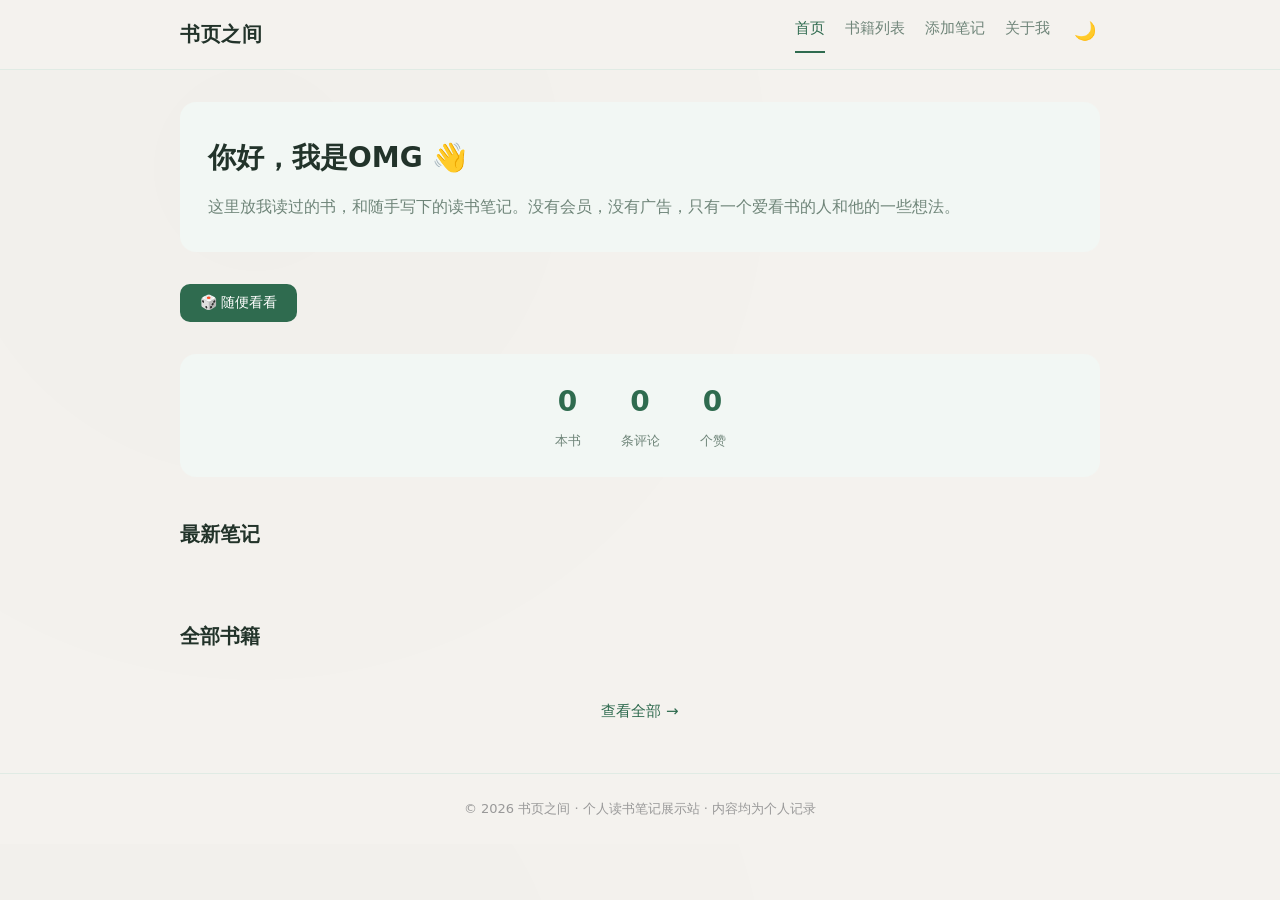
<file: index.html>
<!DOCTYPE html>
<html lang="zh-CN">
<head>
  <meta charset="UTF-8">
  <meta name="viewport" content="width=device-width, initial-scale=1">
  <title>我的读书笔记 · 书页之间</title>
  <link rel="stylesheet" href="css/style.css">
  <meta name="msvalidate.01" content="4C4B77177AE85571FD761D708CBFB498" />
</head>
<body>

  <header class="site-header">
    <div class="header-inner">
      <a class="logo" href="index.html">书页之间</a>
      <nav class="nav">
        <a href="index.html" class="active">首页</a>
        <a href="books.html">书籍列表</a>
        <a href="add.html">添加笔记</a>
        <a href="about.html">关于我</a>
      </nav>
    </div>
  </header>

  <main>
    <div class="container page">

      <section class="hero">
        <h1>你好，我是OMG 👋</h1>
        <p>这里放我读过的书，和随手写下的读书笔记。没有会员，没有广告，只有一个爱看书的人和他的一些想法。</p>
      </section>

      <p style="margin-top:-20px;margin-bottom:32px;">
        <button id="random-btn" class="random-btn">🎲 随便看看</button>
      </p>

      <section class="stats">
       <div class="stat-item">
        <span class="stat-num" id="stat-books">0</span>
        <span class="stat-label">本书</span>
       </div>
       <div class="stat-item">
        <span class="stat-num" id="stat-comments">0</span>
        <span class="stat-label">条评论</span>
       </div>
       <div class="stat-item">
        <span class="stat-num" id="stat-likes">0</span>
        <span class="stat-label">个赞</span>
       </div>
      </section>

      <section>
        <h2 class="section-title">最新笔记</h2>
        <div class="book-grid" id="latest-list"></div>
      </section>

      <section style="margin-top:48px;">
        <h2 class="section-title">全部书籍</h2>
        <div class="book-grid" id="home-all-list"></div>
        <p style="text-align:center;margin-top:24px;">
          <a href="books.html" style="color:var(--primary);font-size:15px;">查看全部 →</a>
        </p>
      </section>
    </div>
  </main>

  <footer class="site-footer">
    <p>© 2026 书页之间 · 个人读书笔记展示站 · 内容均为个人记录</p>
  </footer>

  <script src="js/data.js"></script>
  <script src="js/main.js"></script>
</body>
</html>
</file>
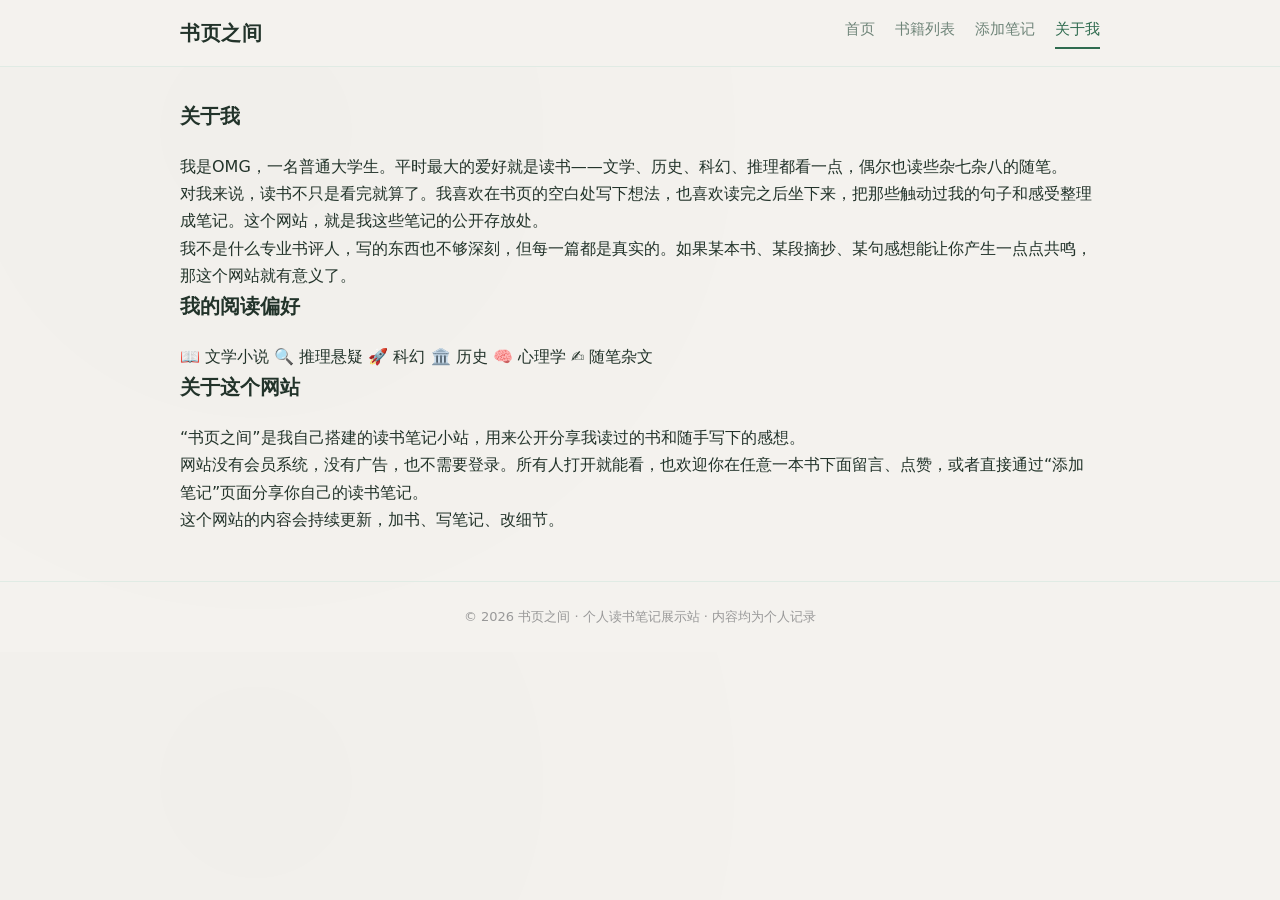
<file: about.html>
<!DOCTYPE html>
<html lang="zh-CN">
<head>
  <meta charset="UTF-8">
  <meta name="viewport" content="width=device-width, initial-scale=1">
  <title>关于我 · 书页之间</title>
  <link rel="stylesheet" href="css/style.css">
</head>
<body>

  <header class="site-header">
    <div class="header-inner">
      <a class="logo" href="index.html">书页之间</a>
      <nav class="nav">
        <a href="index.html">首页</a>
        <a href="books.html">书籍列表</a>
        <a href="add.html">添加笔记</a>
        <a href="about.html" class="active">关于我</a>
      </nav>
    </div>
  </header>

  <main>
    <div class="container page">

      <!-- 个人介绍 -->
      <section class="about-section">
        <h2 class="section-title">关于我</h2>
        <p>我是OMG，一名普通大学生。平时最大的爱好就是读书——文学、历史、科幻、推理都看一点，偶尔也读些杂七杂八的随笔。</p>
        <p>对我来说，读书不只是看完就算了。我喜欢在书页的空白处写下想法，也喜欢读完之后坐下来，把那些触动过我的句子和感受整理成笔记。这个网站，就是我这些笔记的公开存放处。</p>
        <p>我不是什么专业书评人，写的东西也不够深刻，但每一篇都是真实的。如果某本书、某段摘抄、某句感想能让你产生一点点共鸣，那这个网站就有意义了。</p>
      </section>

      <!-- 阅读偏好 -->
      <section class="about-section">
        <h2 class="section-title">我的阅读偏好</h2>
        <div class="tag-grid">
          <span class="tag-item">📖 文学小说</span>
          <span class="tag-item">🔍 推理悬疑</span>
          <span class="tag-item">🚀 科幻</span>
          <span class="tag-item">🏛️ 历史</span>
          <span class="tag-item">🧠 心理学</span>
          <span class="tag-item">✍️ 随笔杂文</span>
        </div>
      </section>

      <!-- 这个网站 -->
      <section class="about-section">
        <h2 class="section-title">关于这个网站</h2>
        <p>“书页之间”是我自己搭建的读书笔记小站，用来公开分享我读过的书和随手写下的感想。</p>
        <p>网站没有会员系统，没有广告，也不需要登录。所有人打开就能看，也欢迎你在任意一本书下面留言、点赞，或者直接通过“添加笔记”页面分享你自己的读书笔记。</p>
        <p>这个网站的内容会持续更新，加书、写笔记、改细节。</p>
      </section>

    </div>
  </main>

  <footer class="site-footer">
    <p>© 2026 书页之间 · 个人读书笔记展示站 · 内容均为个人记录</p>
  </footer>

  <script src="js/data.js"></script>
  <script>
    // 读取统计数据
    document.addEventListener('DOMContentLoaded', async () => {
      try {
        const [b, c, l] = await Promise.all([
          fetch(`${SUPABASE_URL}/rest/v1/books?select=id`, { headers: HEADERS }).then(r => r.json()),
          fetch(`${SUPABASE_URL}/rest/v1/comments?select=id`, { headers: HEADERS }).then(r => r.json()),
          fetch(`${SUPABASE_URL}/rest/v1/likes?select=id`, { headers: HEADERS }).then(r => r.json())
        ]);
        document.getElementById('about-books').textContent = b.length;
        document.getElementById('about-comments').textContent = c.length;
        document.getElementById('about-likes').textContent = l.length;
      } catch (err) {
        console.error('统计数据加载失败', err);
      }
    });
  </script>
</body>
</html>
</file>
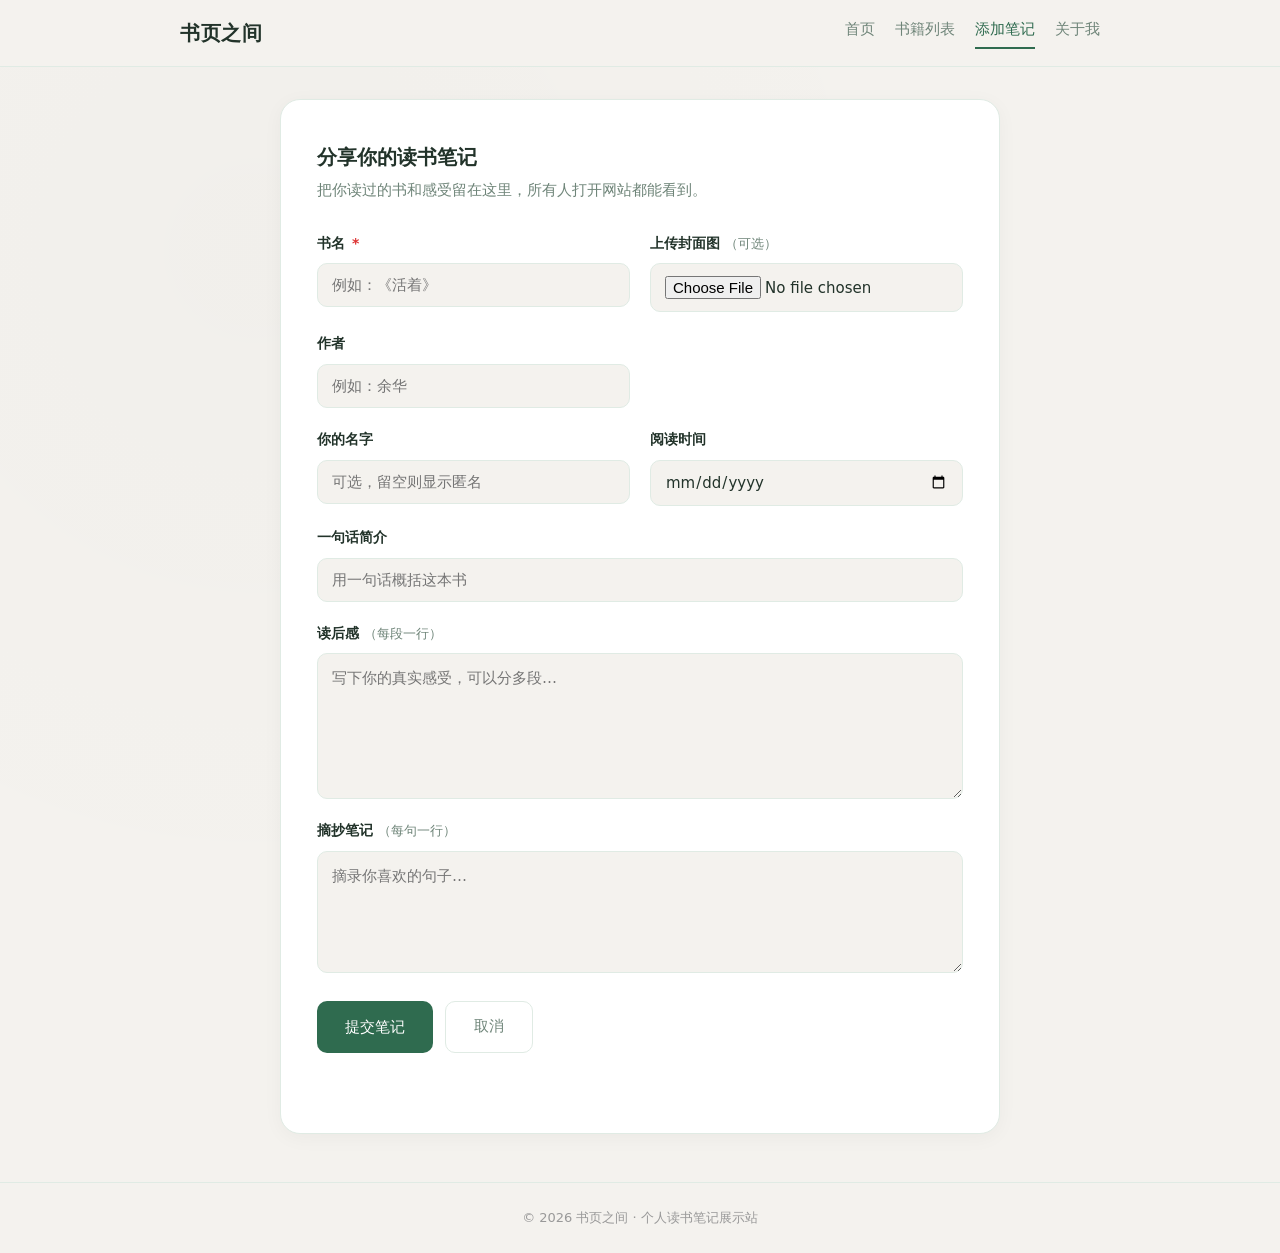
<file: add.html>
<!DOCTYPE html>
<html lang="zh-CN">
<head>
  <meta charset="UTF-8">
  <meta name="viewport" content="width=device-width, initial-scale=1">
  <title>添加笔记 · 书页之间</title>
  <link rel="stylesheet" href="css/style.css">
</head>
<body>
  <header class="site-header">
    <div class="header-inner">
      <a class="logo" href="index.html">书页之间</a>
      <nav class="nav">
        <a href="index.html">首页</a>
        <a href="books.html">书籍列表</a>
        <a href="add.html" class="active">添加笔记</a>
        <a href="about.html">关于我</a>
      </nav>
    </div>
  </header>

  <main>
    <div class="container page">
      <div class="form-card">
        <h1 class="section-title">分享你的读书笔记</h1>
        <p class="form-desc">把你读过的书和感受留在这里，所有人打开网站都能看到。</p>

        <form id="add-form" class="add-form">
          <div class="form-row">
            <div class="form-group">
              <label for="f-title">书名 <span class="required">*</span></label>
              <input type="text" id="f-title" placeholder="例如：《活着》" required>
            </div>

            <div class="form-group">
              <label for="f-cover">上传封面图 <span class="hint">（可选）</span></label>
              <input type="file" id="f-cover" accept="image/*">
            </div>

            <div class="form-group">
              <label for="f-author">作者</label>
              <input type="text" id="f-author" placeholder="例如：余华">
            </div>
          </div>

          <div class="form-row">
            <div class="form-group">
              <label for="f-submitter">你的名字</label>
              <input type="text" id="f-submitter" placeholder="可选，留空则显示匿名">
            </div>
            <div class="form-group">
              <label for="f-date">阅读时间</label>
              <input type="date" id="f-date">
            </div>
          </div>

          <div class="form-group">
            <label for="f-intro">一句话简介</label>
            <input type="text" id="f-intro" placeholder="用一句话概括这本书">
          </div>

          <div class="form-group">
            <label for="f-notes">读后感 <span class="hint">（每段一行）</span></label>
            <textarea id="f-notes" rows="5" placeholder="写下你的真实感受，可以分多段…"></textarea>
          </div>

          <div class="form-group">
            <label for="f-quotes">摘抄笔记 <span class="hint">（每句一行）</span></label>
            <textarea id="f-quotes" rows="4" placeholder="摘录你喜欢的句子…"></textarea>
          </div>

          <div class="form-actions">
            <button type="submit" class="btn-primary">提交笔记</button>
            <a href="books.html" class="btn-secondary">取消</a>
          </div>
        </form>

        <p id="msg" class="form-msg"></p>
      </div>
    </div>
  </main>

  <footer class="site-footer">
    <p>© 2026 书页之间 · 个人读书笔记展示站</p>
  </footer>

  <script src="js/data.js"></script>
  <script>
    document.getElementById('add-form').addEventListener('submit', async e => {
      e.preventDefault();
      const btn = e.target.querySelector('button[type="submit"]');
      btn.disabled = true;
      btn.textContent = '提交中…';
      
            // 上传封面图
      let coverUrl = null;
      const coverFile = document.getElementById('f-cover').files[0];
      if (coverFile) {
        const fileName = Date.now() + '_' + coverFile.name.replace(/[^\w.-]/g, '_');
        const uploadRes = await fetch(`${SUPABASE_URL}/storage/v1/object/covers/${fileName}`, {
          method: 'POST',
          headers: {
            'apikey': SUPABASE_KEY,
            'Authorization': `Bearer ${SUPABASE_KEY}`,
            'Content-Type': coverFile.type
          },
          body: coverFile
        });
        if (!uploadRes.ok) {
          alert('封面上传失败，请稍后再试。');
          btn.disabled = false;
          btn.textContent = '提交笔记';
          return;
        }
        coverUrl = `${SUPABASE_URL}/storage/v1/object/public/covers/${fileName}`;
      }

      const body = {
        title: document.getElementById('f-title').value,
        author: document.getElementById('f-author').value,
        read_date: document.getElementById('f-date').value || null,
        intro: document.getElementById('f-intro').value,
        notes: document.getElementById('f-notes').value.split('\n').filter(Boolean),
        quotes: document.getElementById('f-quotes').value.split('\n').filter(Boolean),
        cover_color: '#f3e5d8',
        cover_text: document.getElementById('f-title').value.replace(/[《》]/g, '').slice(0, 3),
        submitter: document.getElementById('f-submitter').value || '匿名',
        cover_image: coverUrl
      };

      try {
        const res = await fetch(`${SUPABASE_URL}/rest/v1/books`, {
          method: 'POST',
          headers: {
            'apikey': SUPABASE_KEY,
            'Authorization': `Bearer ${SUPABASE_KEY}`,
            'Content-Type': 'application/json',
            'Prefer': 'return=minimal'
          },
          body: JSON.stringify(body)
        });

        if (res.ok) {
          document.getElementById('msg').textContent = '提交成功！即将跳转…';
          document.getElementById('msg').className = 'form-msg success';
          setTimeout(() => location.href = 'books.html', 1200);
        } else {
          const err = await res.text();
          console.error('提交失败原因：', err);
          document.getElementById('msg').textContent = '提交失败，请按 F12 看控制台报错。';
          document.getElementById('msg').className = 'form-msg error';
          btn.disabled = false;
          btn.textContent = '提交笔记';
        }
      } catch (err) {
        console.error(err);
        document.getElementById('msg').textContent = '网络错误，请稍后再试。';
        document.getElementById('msg').className = 'form-msg error';
        btn.disabled = false;
        btn.textContent = '提交笔记';
      }
    });
  </script>
</body>
</html>
</file>
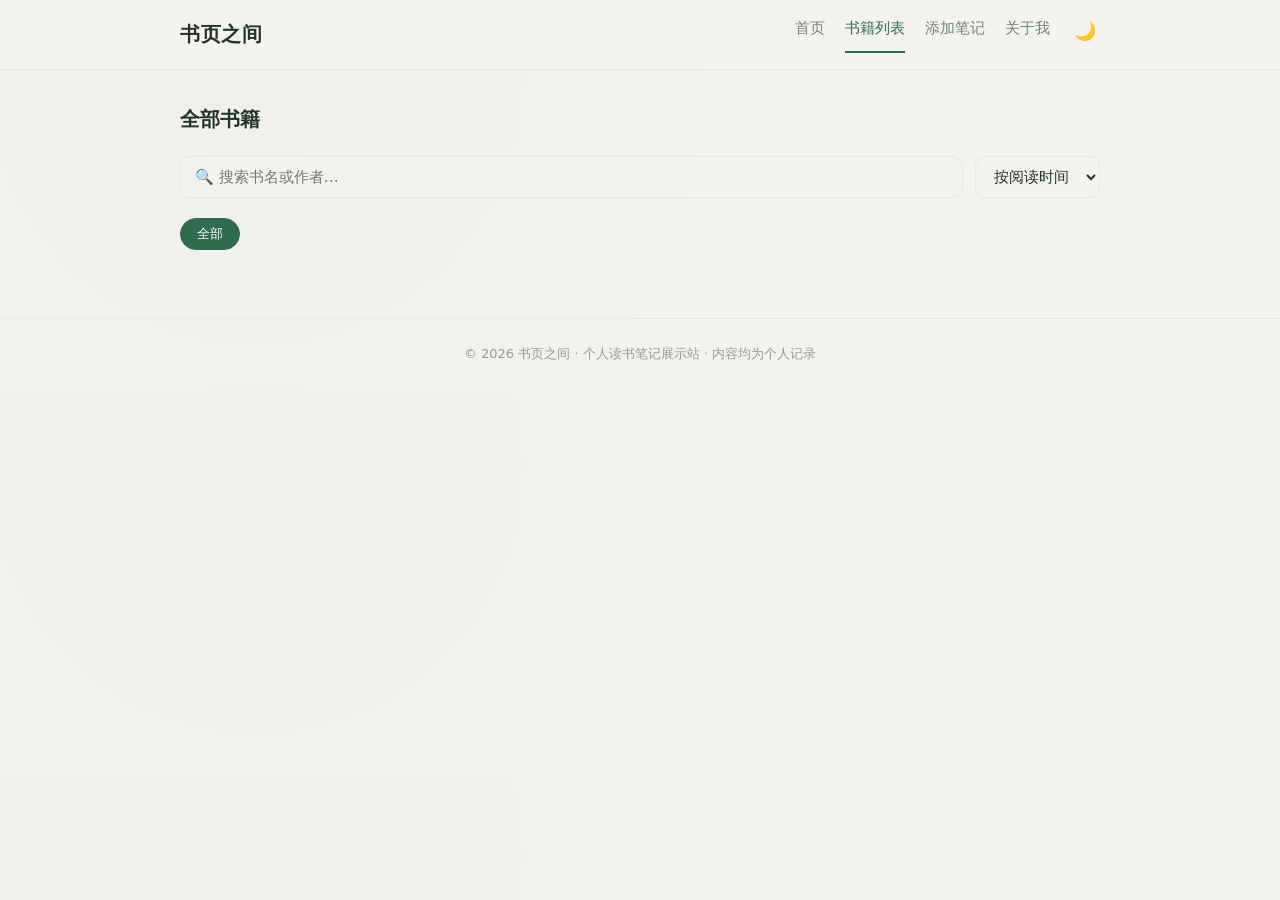
<file: books.html>
<!DOCTYPE html>
<html lang="zh-CN">
<head>
  <meta charset="UTF-8">
  <meta name="viewport" content="width=device-width, initial-scale=1">
  <title>书籍列表 · 书页之间</title>
  <link rel="stylesheet" href="css/style.css">
</head>
<body>

  <header class="site-header">
    <div class="header-inner">
      <a class="logo" href="index.html">书页之间</a>
      <nav class="nav">
        <a href="index.html">首页</a>
        <a href="books.html" class="active">书籍列表</a>
        <a href="add.html">添加笔记</a>
        <a href="about.html">关于我</a>
      </nav>
    </div>
  </header>

  <main>
    <div class="container page">
      <h1 class="section-title">全部书籍</h1>

      <div class="toolbar">
         <input type="text" id="search-box" class="search-box" placeholder="🔍 搜索书名或作者…">
         <select id="sort-select" class="sort-select">
         <option value="time">按阅读时间</option>
         <option value="likes">按点赞数</option>
         <option value="comments">按评论数</option>
         </select>
      </div>

      <div class="status-bar">
         <button class="status-btn active" data-status="all">全部</button>
      </div>

      <div class="book-grid" id="book-list"></div>
    </div>
  </main>

  <footer class="site-footer">
    <p>© 2026 书页之间 · 个人读书笔记展示站 · 内容均为个人记录</p>
  </footer>

  <script src="js/data.js"></script>
  <script src="js/main.js"></script>
</body>
</html>
</file>
<file: css/style.css>
/* css/style.css */
  :root {
  --primary: #2f6b4f;
  --text: #22332a;
  --text-light: #6f8579;
  --bg: #f4f2ee;
  --border: #e0ebe4;
  --hero-bg: #f2f7f4;
}
* {
  margin: 0;
  padding: 0;
  box-sizing: border-box;
}

body {
  font-family: system-ui, -apple-system, "Segoe UI", Roboto, "Helvetica Neue", Arial, "Noto Sans", sans-serif;
  background-color:var(--bg);
  color:var(--text);
  line-height: 1.7;
  animation: fadeIn 0.5s ease;
}

@keyframes fadeIn {
  from { opacity: 0; }
  to { opacity: 1; }
}

a {
  color: inherit;
  text-decoration: none;
}

/* 顶部导航 */
.site-header {
  border-bottom: 1px solid var(--border);
  background: var(--bg);
  position: sticky;
  top: 0;
  z-index: 10;
}

.header-inner {
  max-width: 960px;
  margin: 0 auto;
  padding: 16px 20px;
  display: flex;
  justify-content: space-between;
  align-items: center;
  flex-wrap: wrap;
  gap: 12px;
}

.logo {
  font-size: 20px;
  font-weight: 700;
  letter-spacing: 0.5px;
}

.nav {
  display: flex;
  gap: 20px;
  font-size: 15px;
}

.nav a {
  color:var(--text-light);
  padding-bottom: 4px;
  border-bottom: 2px solid transparent;
  transition: color 0.2s, border-color 0.2s;
}

.nav a:hover,
.nav a.active {
  color: var(--primary);
  border-bottom-color: var(--primary);
}

/* 通用容器 */
.container {
  max-width: 960px;
  margin: 0 auto;
  padding: 0 20px;
}

.page {
  padding-top: 32px;
  padding-bottom: 48px;
}

/* 首页自我介绍 */
.hero {
  background: var(--hero-bg);
  border-radius: 16px;
  padding: 32px 28px;
  margin-bottom: 40px;
}

.hero h1 {
  font-size: 28px;
  margin-bottom: 12px;
}

.hero p {
  color: var(--text-light);
  font-size: 16px;
}

.section-title {
  font-size: 20px;
  margin-bottom: 20px;
  font-weight: 600;
}

/* 书籍卡片网格 */
.book-grid {
  display: grid;
  grid-template-columns: repeat(auto-fill, minmax(200px, 1fr));
  gap: 20px;
}

.book-card {
  display: block;
  position: relative;
  height: 380px;
  border-radius: 14px;
  overflow: hidden;
  border: 1px solid var(--border);
  box-shadow: 0 4px 16px rgba(0, 0, 0, 0.06);
  transition: transform 0.2s, box-shadow 0.2s;
  cursor: pointer;
}

.book-card:hover {
  transform: translateY(-4px);
  box-shadow: 0 12px 28px rgba(0, 0, 0, 0.12);
}

.book-cover {
  position: absolute;
  inset: 0;
  background-size: cover;
  background-position: center;
  display: flex;
  align-items: center;
  justify-content: center;
  font-size: 28px;
  font-weight: 700;
  color: #333;
  letter-spacing: 2px;
}

.book-info {
  position: absolute;
  left: 0;
  right: 0;
  bottom: 0;
  padding: 16px 18px;
  background: rgba(255, 255, 255, 0.65);
  backdrop-filter: blur(14px) saturate(160%);
  -webkit-backdrop-filter: blur(14px) saturate(160%);
  border-top: 1px solid rgba(255, 255, 255, 0.5);
}

.book-title {
  font-size: 17px;
  font-weight: 600;
  margin-bottom: 4px;
  color: var(--text);
}

.book-author {
  font-size: 13px;
  color: var(--text-light);
  margin-bottom: 8px;
}

.book-intro {
  font-size: 14px;
  color: var(--text);
  display: -webkit-box;
  -webkit-line-clamp: 3;
  -webkit-box-orient: vertical;
  overflow: hidden;
  line-height: 1.6;
}

/* 详情页 */
.detail-header {
  display: flex;
  align-items: center;
  gap: 24px;
  flex-wrap: wrap;
  margin-bottom: 32px;
}

.detail-cover {
  width: 140px;               
  height: 200px;            
  border-radius: 12px;
  display: flex;
  align-items: center;
  justify-content: center;
  font-size: 20px;
  font-weight: 700;
  color: #333;
  flex-shrink: 0;
  background-size: cover;
  background-position: center;
}

.detail-header h1 {
  font-size: 26px;
  margin-bottom: 8px;
}

.detail-meta {
  color: var(--text-light);
  font-size: 14px;
}

.detail-section {
  margin-bottom: 32px;
}

.detail-section h2 {
  font-size: 19px;
  margin-bottom: 14px;
  padding-bottom: 8px;
  border-bottom: 1px solid var(--border);
}

.detail-section p {
  margin-bottom: 14px;
  color: #333;
}

blockquote {
  border-left: 4px solid var(--primary);
  padding: 8px 16px;
  margin: 12px 0;
  background: var(--hero-bg);
  color: #444;
  border-radius: 0 8px 8px 0;
}

.back-link {
  margin-top: 24px;
}

.back-link a {
  color: var(--primary);
  font-size: 15px;
}

/* 关于我页面 */
.about-content {
  max-width: 680px;
}

.about-content p {
  margin-bottom: 16px;
  color: #333;
}

.about-content .email {
  display: inline-block;
  margin-top: 8px;
  padding: 10px 18px;
  background: #f1f5fe;
  border-radius: 8px;
  color: var(--primary);
  font-weight: 500;
}

/* 底部 */
.site-footer {
  border-top: 1px solid var(--border);
  padding: 24px 20px;
  text-align: center;
  color: #999;
  font-size: 13px;
}

/* 小屏适配 */
@media (max-width: 600px) {
  .header-inner {
    flex-direction: column;
    align-items: flex-start;
  }

  .nav {
    gap: 16px;
  }

  .hero {
    padding: 24px 20px;
  }

  .hero h1 {
    font-size: 24px;
  }

  .book-grid {
    grid-template-columns: repeat(auto-fill, minmax(160px, 1fr));
    gap: 14px;
  }

  .book-cover {
    height: 110px;
    font-size: 18px;
  }

  .detail-header {
    flex-direction: column;
    align-items: flex-start;
  }

  .detail-cover {
    width: 100px;
    height: 130px;
  }
}
/* 点赞按钮 */
.like-btn {
  margin-top: 12px;
  padding: 8px 18px;
  border: 1px solid var(--border, var(--border));
  background: var(--bg);
  border-radius: 24px;
  font-size: 15px;
  cursor: pointer;
  transition: all 0.2s;
}

.like-btn:hover {
  border-color: var(--primary, var(--primary));
}

.like-btn.liked {
  background: var(--primary, var(--primary));
  color: var(--bg);
  border-color: var(--primary, var(--primary));
}

/* 评论区 */
.comment-form {
  display: flex;
  flex-direction: column;
  gap: 10px;
  margin-bottom: 24px;
}

.comment-form input,
.comment-form textarea {
  padding: 10px 14px;
  border: 1px solid var(--border, var(--border));
  border-radius: 8px;
  font-size: 15px;
  font-family: inherit;
}

.comment-form textarea {
  min-height: 80px;
  resize: vertical;
}

.comment-form button {
  align-self: flex-start;
  padding: 8px 22px;
  background: var(--primary, var(--primary));
  color: var(--bg);
  border: none;
  border-radius: 8px;
  cursor: pointer;
  font-size: 15px;
}

.comment-list {
  display: flex;
  flex-direction: column;
  gap: 14px;
}

.comment-item {
  padding: 14px 16px;
  background: var(--hero-bg, var(--hero-bg));
  border-radius: 10px;
}

.comment-head {
  display: flex;
  justify-content: space-between;
  font-size: 13px;
  color: var(--text-light, var(--text-light));
  margin-bottom: 6px;
}

.comment-item p {
  margin: 0;
  color: var(--text, var(--bg));
}

.stats {
  display: flex;
  gap: 40px;
  padding: 24px 32px;
  background: var(--hero-bg);
  border-radius: 16px;
  margin-bottom: 40px;
  justify-content: center;
  flex-wrap: wrap;
}
.stat-item {
  text-align: center;
}
.stat-num {
  display: block;
  font-size: 28px;
  font-weight: 700;
  color: var(--primary);
}
.stat-label {
  font-size: 13px;
  color: var(--text-light);
}

/* 页面背景加极淡的纹理感 */
body {
  background: var(--bg);
  background-image: radial-gradient(circle at 20% 20%, rgba(0,0,0,0.01) 0%, transparent 50%);
}

/* 卡片悬浮加强 */
.book-card {
  box-shadow: 0 2px 8px rgba(0,0,0,0.04);
}
.book-card:hover {
  box-shadow: 0 12px 28px rgba(0,0,0,0.10);
}

/* 详情页大标题加装饰线 */
.detail-header h1::after {
  content: "";
  display: block;
  width: 40px;
  height: 3px;
  background: var(--primary);
  margin-top: 10px;
  border-radius: 2px;
}

.delete-btn {
  padding: 8px 20px;
  background: #fff;
  color: #d33;
  border: 1px solid #d33;
  border-radius: 8px;
  font-size: 14px;
  cursor: pointer;
  transition: all 0.2s;
}

.delete-btn:hover {
  background: #d33;
  color: #fff;
}

/* ============ 添加笔记页 —— 表单样式 ============ */
.form-card {
  max-width: 720px;
  margin: 0 auto;
  background: var(--card-bg, #fff);
  border: 1px solid var(--border);
  border-radius: 20px;
  padding: 40px 36px;
  box-shadow: 0 4px 20px rgba(0, 0, 0, 0.04);
}

.form-desc {
  color: var(--text-light);
  font-size: 15px;
  margin-top: -16px;
  margin-bottom: 28px;
}

.add-form {
  display: flex;
  flex-direction: column;
  gap: 20px;
}

.form-row {
  display: grid;
  grid-template-columns: 1fr 1fr;
  gap: 20px;
}

.form-group {
  display: flex;
  flex-direction: column;
  gap: 8px;
}

.form-group label {
  font-size: 14px;
  font-weight: 600;
  color: var(--text);
}

.form-group label .required {
  color: #d33;
  margin-left: 2px;
}

.form-group label .hint {
  color: var(--text-light);
  font-weight: 400;
  font-size: 13px;
}

.form-group input,
.form-group textarea {
  padding: 12px 14px;
  border: 1px solid var(--border);
  border-radius: 10px;
  font-size: 15px;
  font-family: inherit;
  color: var(--text);
  background: var(--bg);
  transition: border-color 0.2s, box-shadow 0.2s;
  width: 100%;
  box-sizing: border-box;
}

.form-group input:focus,
.form-group textarea:focus {
  outline: none;
  border-color: var(--primary);
  box-shadow: 0 0 0 3px rgba(47, 107, 79, 0.1);
}

.form-group textarea {
  resize: vertical;
  min-height: 100px;
  line-height: 1.6;
}

.form-actions {
  display: flex;
  gap: 12px;
  margin-top: 8px;
}

.btn-primary {
  padding: 12px 28px;
  background: var(--primary);
  color: #fff;
  border: none;
  border-radius: 10px;
  font-size: 15px;
  font-weight: 500;
  cursor: pointer;
  transition: opacity 0.2s, transform 0.1s;
}

.btn-primary:hover {
  opacity: 0.9;
}

.btn-primary:active {
  transform: scale(0.98);
}

.btn-primary:disabled {
  opacity: 0.6;
  cursor: not-allowed;
}

.btn-secondary {
  padding: 12px 28px;
  background: transparent;
  color: var(--text-light);
  border: 1px solid var(--border);
  border-radius: 10px;
  font-size: 15px;
  text-decoration: none;
  display: inline-flex;
  align-items: center;
  justify-content: center;
  transition: all 0.2s;
}

.btn-secondary:hover {
  border-color: var(--primary);
  color: var(--primary);
}

.form-msg {
  margin-top: 20px;
  font-size: 14px;
  min-height: 20px;
}

.form-msg.success {
  color: var(--primary);
}

.form-msg.error {
  color: #d33;
}

@media (max-width: 600px) {
  .form-card {
    padding: 28px 20px;
  }
  .form-row {
    grid-template-columns: 1fr;
    gap: 20px;
  }
  .form-actions {
    flex-direction: column;
  }
  .btn-primary,
  .btn-secondary {
    width: 100%;
    justify-content: center;
  }
}

/* ============ 深色模式 ============ */
body.dark {
  --primary: #7aa2f7;
  --text: #e0e0e0;
  --text-light: #999;
  --bg: #181825;
  --border: #2a2a3c;
  --hero-bg: #1e1e2e;
  --card-bg: #1e1e2e;
}

.theme-toggle {
  cursor: pointer;
  font-size: 18px;
  user-select: none;
  padding: 0 4px;
}

/* ============ 搜索排序工具栏 ============ */
.toolbar {
  display: flex;
  gap: 12px;
  margin-bottom: 20px;
  flex-wrap: wrap;
}

.search-box {
  flex: 1;
  min-width: 200px;
  padding: 10px 14px;
  border: 1px solid var(--border);
  border-radius: 10px;
  font-size: 15px;
  font-family: inherit;
  background: var(--bg);
  color: var(--text);
}

.search-box:focus {
  outline: none;
  border-color: var(--primary);
  box-shadow: 0 0 0 3px rgba(47, 107, 79, 0.1);
}

.sort-select {
  padding: 10px 14px;
  border: 1px solid var(--border);
  border-radius: 10px;
  font-size: 15px;
  font-family: inherit;
  background: var(--bg);
  color: var(--text);
  cursor: pointer;
}

/* ============ 随机按钮 ============ */
.random-btn {
  display: inline-block;
  margin-top: 12px;
  padding: 10px 20px;
  background: var(--primary);
  color: #fff;
  border: none;
  border-radius: 10px;
  font-size: 14px;
  cursor: pointer;
  transition: opacity 0.2s;
}

.random-btn:hover {
  opacity: 0.9;
}

/* ============ 分享按钮 ============ */
.detail-actions {
  display: flex;
  gap: 12px;
  margin-top: 12px;
  flex-wrap: wrap;
}

.action-btn {
  padding: 8px 18px;
  background: transparent;
  color: var(--primary);
  border: 1px solid var(--primary);
  border-radius: 20px;
  font-size: 14px;
  cursor: pointer;
  text-decoration: none;
  display: inline-flex;
  align-items: center;
  transition: all 0.2s;
}

.action-btn:hover {
  background: var(--primary);
  color: #fff;
}

/* ============ 评论删除按钮 ============ */
.comment-head {
  display: flex;
  justify-content: space-between;
  align-items: center;
  font-size: 13px;
  color: var(--text-light);
  margin-bottom: 6px;
}

.comment-delete {
  background: none;
  border: none;
  color: #d33;
  cursor: pointer;
  font-size: 12px;
  padding: 2px 6px;
  opacity: 0.6;
  transition: opacity 0.2s;
}

.comment-delete:hover {
  opacity: 1;
}

/* ============ 阅读状态 ============ */
.status-selector {
  display: inline-flex;
  gap: 6px;
  margin-top: 10px;
}

.status-opt {
  padding: 4px 12px;
  border: 1px solid var(--border);
  border-radius: 16px;
  font-size: 12px;
  cursor: pointer;
  background: var(--bg);
  color: var(--text-light);
  transition: all 0.2s;
}

.status-opt.active {
  background: var(--primary);
  color: #fff;
  border-color: var(--primary);
}

.status-bar {
  display: flex;
  gap: 8px;
  margin-bottom: 20px;
  flex-wrap: wrap;
}

.status-btn {
  padding: 6px 16px;
  border: 1px solid var(--border);
  background: var(--bg);
  color: var(--text-light);
  border-radius: 20px;
  font-size: 13px;
  cursor: pointer;
  transition: all 0.2s;
}

.status-btn.active {
  background: var(--primary);
  color: #fff;
  border-color: var(--primary);
}

/* ============ 空状态 ============ */
.empty-state {
  padding: 40px 0;
  text-align: center;
  color: var(--text-light);
  font-size: 15px;
}

/* 首页“全部书籍”区域：固定 3 列 */
#home-all-list {
  grid-template-columns: repeat(3, 1fr);
}

/* 手机端为 2 列 */
@media (max-width: 600px) {
  #home-all-list {
    grid-template-columns: 2fr;
  }
}

/* 毛玻璃卡片在深色模式下的效果 */
body.dark .book-info {
  background: rgba(30, 30, 46, 0.65);
  border-top: 1px solid rgba(255, 255, 255, 0.08);
}

body.dark .book-title {
  color: #e0e0e0;
}

body.dark .book-author {
  color: #999;
}

body.dark .book-intro {
  color: #c8c8c8;
}

/*手机端*/
@media (max-width: 600px) {
  .book-card {
    height: 320px;
  }
  .book-info {
    padding: 14px;
  }
}
</file>
